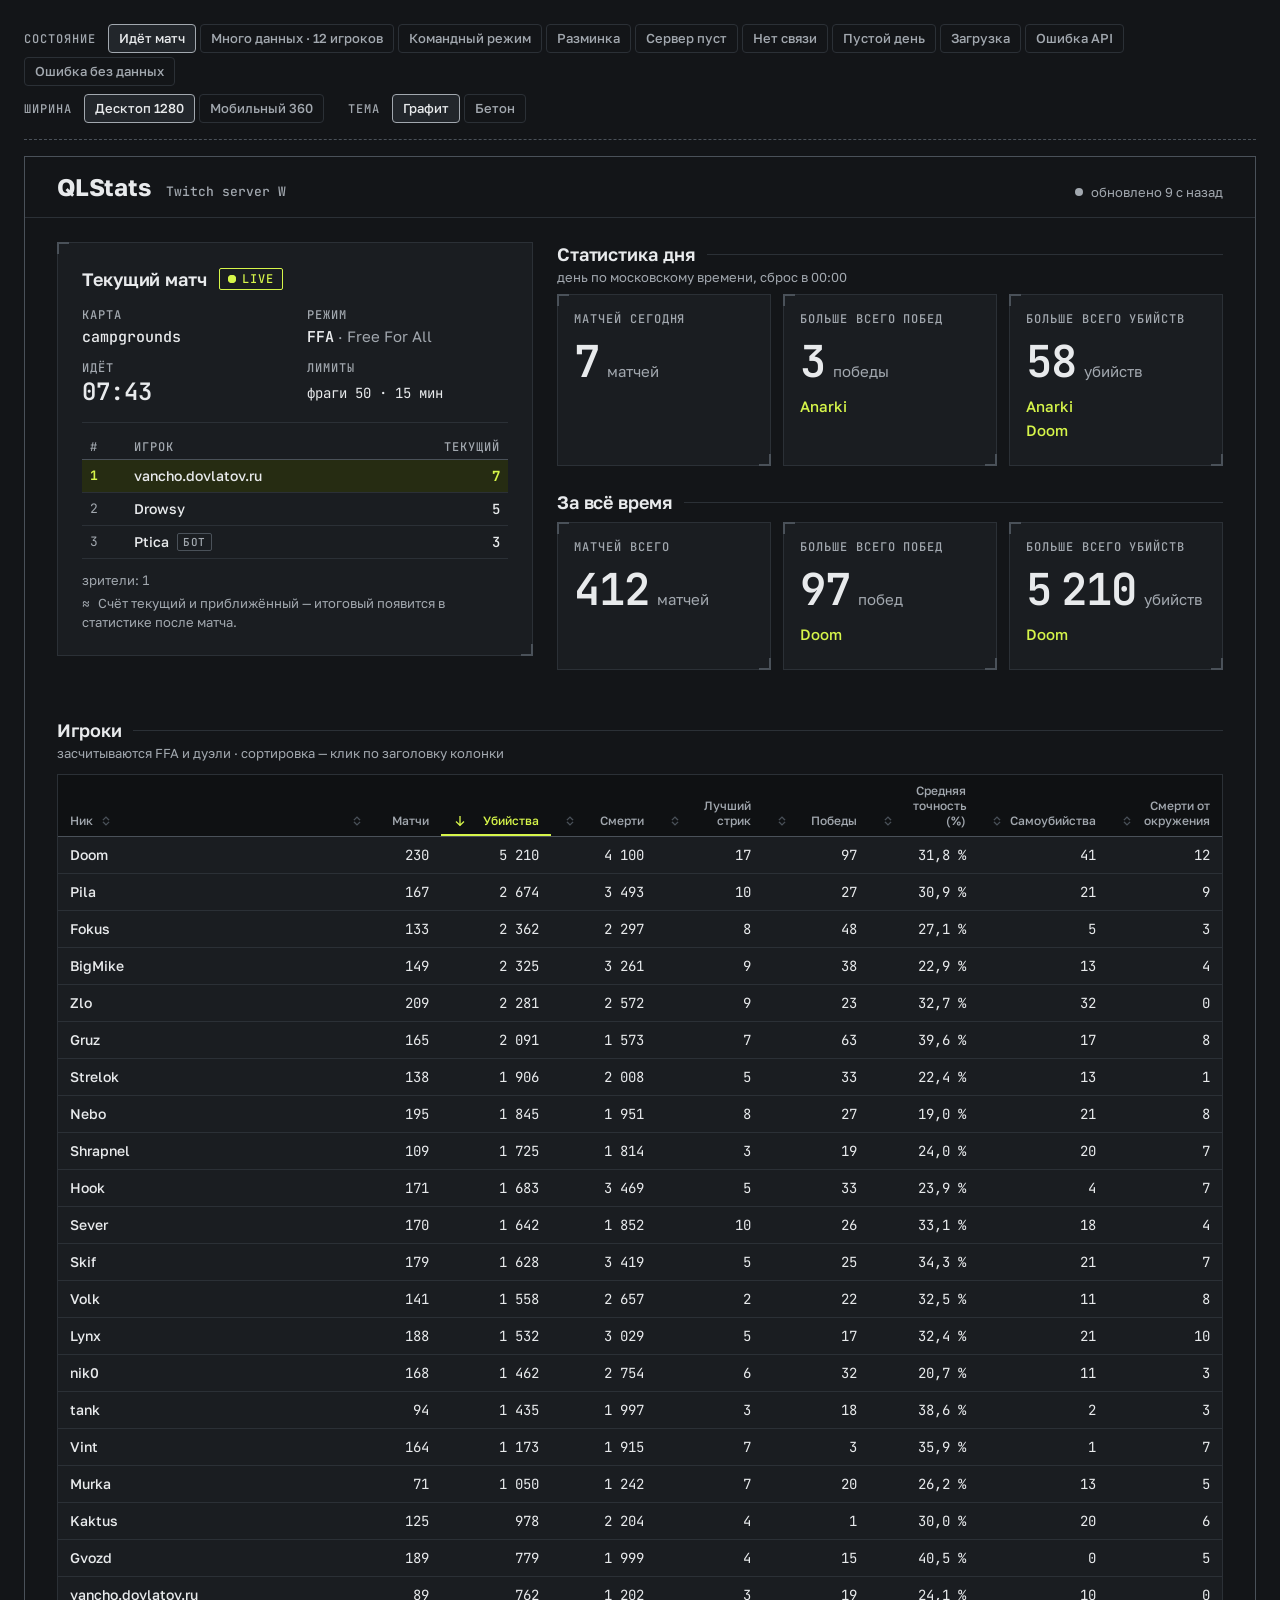
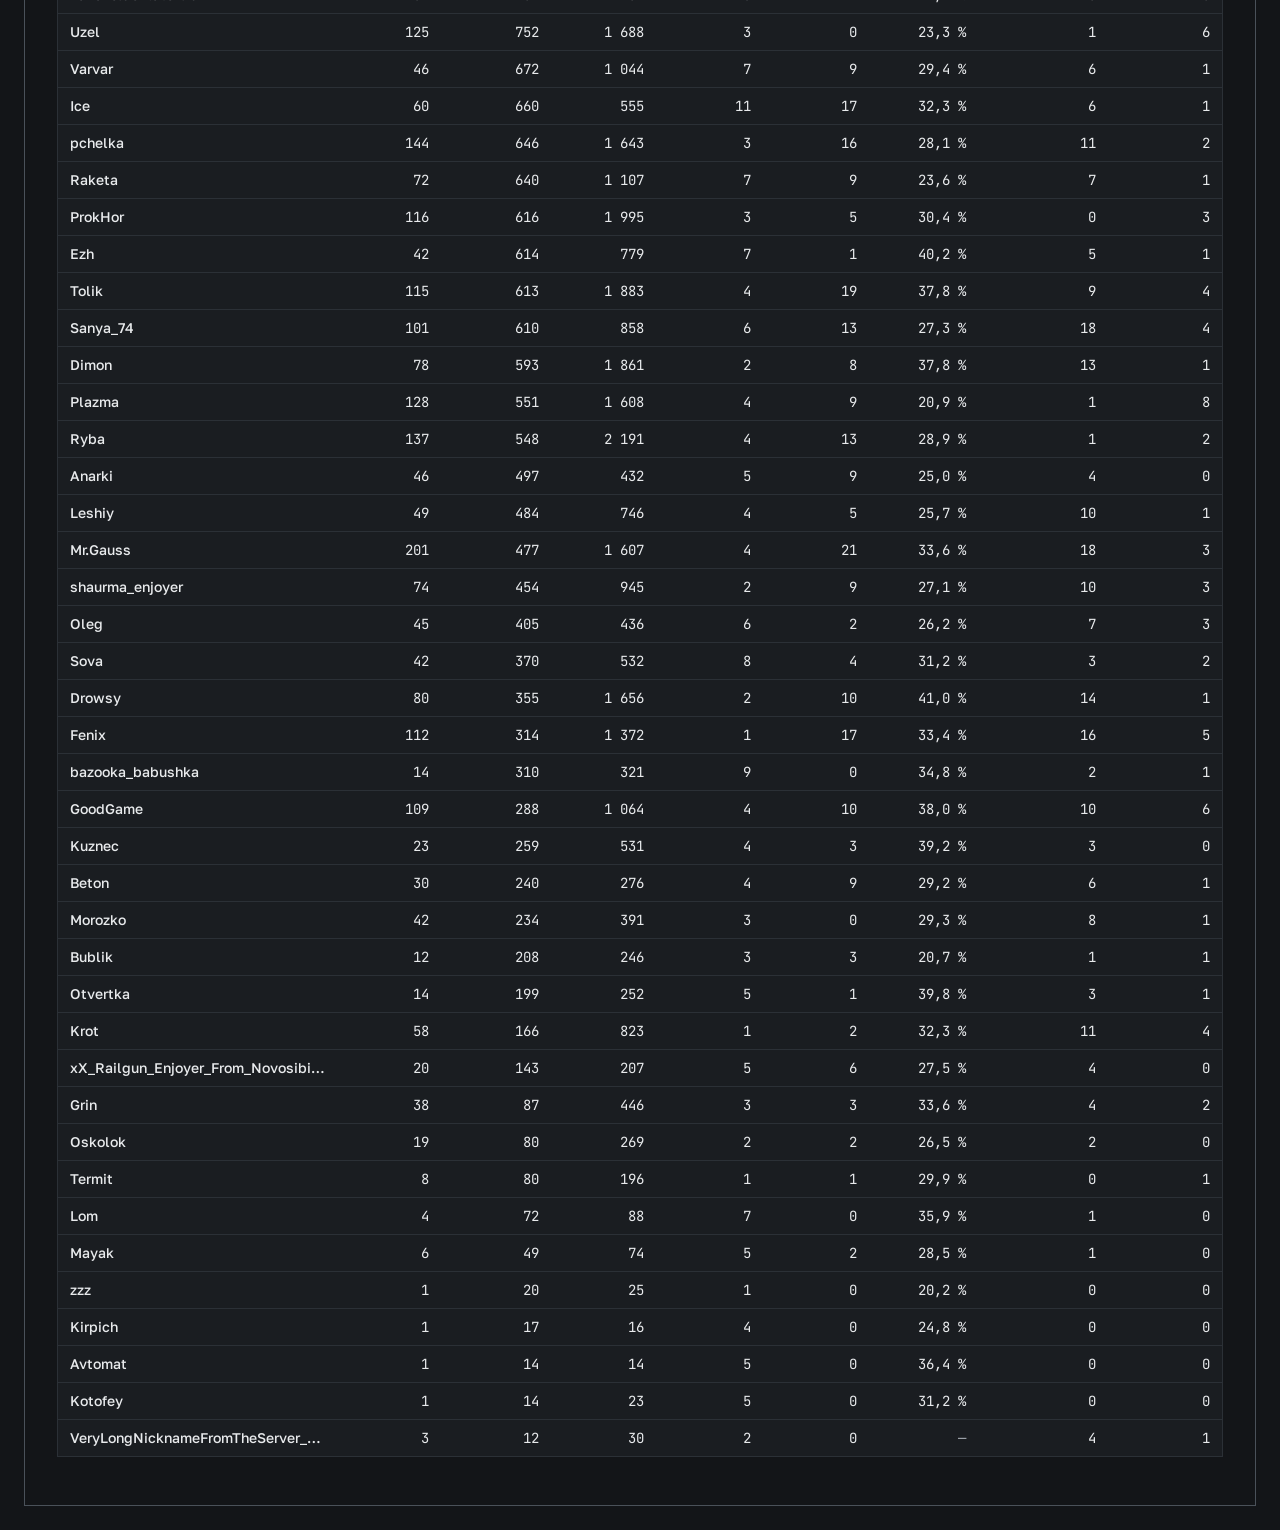
<file: docs/design/prototype.html>
<!doctype html>
<html lang="ru" data-theme="graphite">
<head>
<meta charset="utf-8">
<meta name="viewport" content="width=device-width, initial-scale=1">
<title>QLStats — прототип (вариант B «Пульт»)</title>
<!-- Прототип открывается локально: tokens.css → bundle.css → bundle.js, данные — QLStats.sample. -->
<link rel="stylesheet" href="tokens.css">
<link rel="stylesheet" href="components/bundle.css">
<script src="components/bundle.js"></script>
<style>
  body { padding: var(--space-5); }
  .pv-bar { display: flex; flex-wrap: wrap; align-items: center; gap: var(--space-2) var(--space-5); margin-bottom: var(--space-4); padding-bottom: var(--space-4); border-bottom: 1px dashed var(--line-strong); }
  .pv-group { display: flex; flex-wrap: wrap; align-items: center; gap: var(--space-1); }
  .pv-cap { font: 500 var(--fs-xs)/16px var(--font-mono); letter-spacing: .08em; text-transform: uppercase; color: var(--ink-muted); margin-right: var(--space-2); }
  .pv-btn { font: 500 var(--fs-sm)/1 var(--font-sans); color: var(--ink-muted); background: transparent; border: 1px solid var(--line); border-radius: var(--radius-sm); padding: 7px 10px; cursor: pointer; }
  .pv-btn:hover { color: var(--ink); border-color: var(--line-strong); }
  .pv-btn[aria-pressed="true"] { color: var(--ink); background: var(--surface-raised); border-color: var(--ink-muted); }
  .pv-frame { border: 1px solid var(--line-strong); margin: 0 auto; }
  .pv-frame[data-w="1280"] { width: 1280px; }
  .pv-frame[data-w="360"] { width: 360px; margin: 0; }

  @media (max-width: 1400px) { .pv-frame[data-w="1280"] { width: auto; } }
</style>
</head>
<body>
<div class="pv-bar" aria-label="Управление превью">
  <div class="pv-group" id="states" role="group" aria-label="Состояние"><span class="pv-cap">Состояние</span></div>
  <div class="pv-group" id="widths" role="group" aria-label="Ширина"><span class="pv-cap">Ширина</span></div>
  <div class="pv-group" id="themes" role="group" aria-label="Тема"><span class="pv-cap">Тема</span></div>
</div>
<div class="pv-frame" id="frame" data-w="1280"></div>
<script>
  var Q = window.QLStats, h = Q.h, S = Q.sample, now = Date.now();
  var ok = function () { return { status: 'ok', updatedAt: Date.now() - 8000 }; };
  var err = function () { return { status: 'error', updatedAt: Date.now() - 52000, retryAt: Date.now() + 30000 }; };
  var STATES = [
    ['match', 'Идёт матч', function () { return { live: S.live.ffa, summary: S.summary.normal, players: S.players, status: ok() }; }],
    ['many', 'Много данных · 12 игроков', function () { return { live: S.live.ffa12, summary: S.summary.ties, players: S.players, status: ok() }; }],
    ['team', 'Командный режим', function () { return { live: S.live.team12, summary: S.summary.normal, players: S.players, status: ok() }; }],
    ['warmup', 'Разминка', function () { return { live: S.live.warmup, summary: S.summary.normal, players: S.players, status: ok() }; }],
    ['empty', 'Сервер пуст', function () { return { live: S.live.empty, summary: S.summary.normal, players: S.players, status: ok() }; }],
    ['offline', 'Нет связи', function () { return { live: S.live.offline, summary: S.summary.normal, players: S.players, status: ok() }; }],
    ['day', 'Пустой день', function () { return { live: S.live.empty, summary: S.summary.emptyDay, players: S.players, status: ok() }; }],
    ['loading', 'Загрузка', function () { return { liveLoading: true, summary: null, players: null, status: { status: 'loading' } }; }],
    ['error', 'Ошибка API', function () { return { live: S.live.ffa, summary: S.summary.normal, players: S.players, status: err() }; }],
    ['nodata', 'Ошибка без данных', function () { return { live: S.live.ffa, summary: null, players: null, status: err() }; }]
  ];
  var frame = document.getElementById('frame'), cur = 'match', stop = null;
  function render() {
    var st = STATES.filter(function (s) { return s[0] === cur; })[0];
    if (stop) stop();
    frame.innerHTML = '';
    frame.appendChild(Q.Page(st[2]()));
    stop = Q.startTicker(frame);
  }
  function buttons(boxId, items, get, set) {
    var box = document.getElementById(boxId), btns = [];
    items.forEach(function (it) {
      var b = h('button', { type: 'button', class: 'pv-btn', 'aria-pressed': String(get() === it[0]) }, it[1]);
      b.addEventListener('click', function () { set(it[0]); btns.forEach(function (x, i) { x.setAttribute('aria-pressed', String(items[i][0] === it[0])); }); });
      btns.push(b); box.appendChild(b);
    });
  }
  buttons('states', STATES, function () { return cur; }, function (k) { cur = k; render(); });
  buttons('widths', [['1280', 'Десктоп 1280'], ['360', 'Мобильный 360']], function () { return frame.dataset.w; }, function (w) { frame.dataset.w = w; });
  render();
</script>

<script>
  buttons('themes', [['graphite', 'Графит'], ['concrete', 'Бетон']], function () { return document.documentElement.dataset.theme; }, function (t) { document.documentElement.dataset.theme = t; });
</script>
</body>
</html>
</file>
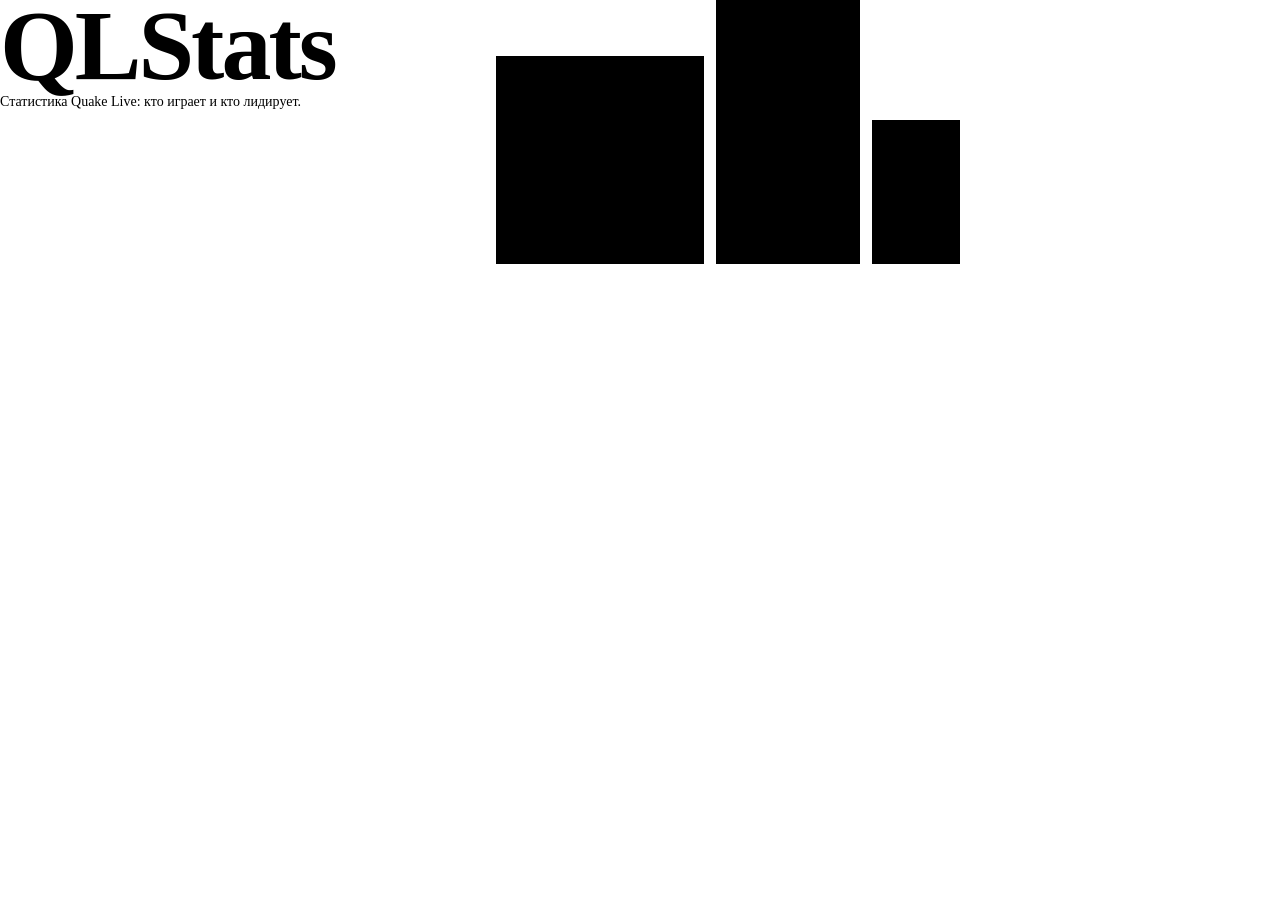
<file: docs/design/components/Cover/preview.html>
<!-- @dsCard height=288 -->
<!doctype html>
<html lang="ru">
<head>
<meta charset="utf-8">
<title>QLStats</title>
<style>
  html, body { margin: 0; height: 100%; }
  body { background: var(--bg); color: var(--ink); font-family: var(--font-sans); overflow: hidden; }
  .cover { position: relative; height: 288px; overflow: hidden; }
  .art { position: absolute; top: 0; left: 480px; width: 480px; height: 288px; overflow: hidden; }
  .art svg { display: block; width: 480px; height: 288px; }
  .concrete { fill: var(--line-strong); }
  .steel { fill: var(--ink-muted); }
  .signal { fill: var(--accent); }
  .cut { fill: var(--bg); }
  .bracket { fill: none; stroke: var(--ink-muted); stroke-width: 2; }
  .words { position: absolute; left: var(--space-6); bottom: var(--space-6); max-width: 440px; }
  .name { margin: 0; font-size: 100px; line-height: .92; font-weight: 700; letter-spacing: -0.03em; color: var(--ink); }
  .tag { margin: var(--space-3) 0 0 4px; font-size: 14px; line-height: 20px; color: var(--ink-muted); }
</style>
</head>
<body>
<div class="cover">
<div class="art" aria-hidden="true">
<svg viewBox="0 0 480 288" width="480" height="288">
<!--
  blocks      accent 144×224 bled off the top (the one signal, largest) · line-strong 208×208 concrete slab · ink-muted 112×144 steel bleeding off the right edge — ≈30% of 960×288
  arrangement one tall signal slab with a concrete slab and a steel plate, bottoms on one line space-6 above the edge, space-3 gutters
  pattern     plus grid cut into the concrete in bg, from "precise, technical, mono, tabular digits": 6×6 pluses at a space-6 (32px) pitch; plate corners marked with the card brackets (bracket = 10px)
  scales      sides in space-2 multiples; gutters space-3; pitch space-6; corners radius-0 (square, like the plates)
-->
<rect class="concrete" x="16" y="56" width="208" height="208"/>
<g class="cut">
  <path d="M43 81h10v2H43zM47 77h2v10h-2z"/><path d="M75 81h10v2H75zM79 77h2v10h-2z"/><path d="M107 81h10v2h-10zM111 77h2v10h-2z"/><path d="M139 81h10v2h-10zM143 77h2v10h-2z"/><path d="M171 81h10v2h-10zM175 77h2v10h-2z"/><path d="M203 81h10v2h-10zM207 77h2v10h-2z"/>
  <path d="M43 113h10v2H43zM47 109h2v10h-2z"/><path d="M75 113h10v2H75zM79 109h2v10h-2z"/><path d="M107 113h10v2h-10zM111 109h2v10h-2z"/><path d="M139 113h10v2h-10zM143 109h2v10h-2z"/><path d="M171 113h10v2h-10zM175 109h2v10h-2z"/><path d="M203 113h10v2h-10zM207 109h2v10h-2z"/>
  <path d="M43 145h10v2H43zM47 141h2v10h-2z"/><path d="M75 145h10v2H75zM79 141h2v10h-2z"/><path d="M107 145h10v2h-10zM111 141h2v10h-2z"/><path d="M139 145h10v2h-10zM143 141h2v10h-2z"/><path d="M171 145h10v2h-10zM175 141h2v10h-2z"/><path d="M203 145h10v2h-10zM207 141h2v10h-2z"/>
  <path d="M43 177h10v2H43zM47 173h2v10h-2z"/><path d="M75 177h10v2H75zM79 173h2v10h-2z"/><path d="M107 177h10v2h-10zM111 173h2v10h-2z"/><path d="M139 177h10v2h-10zM143 173h2v10h-2z"/><path d="M171 177h10v2h-10zM175 173h2v10h-2z"/><path d="M203 177h10v2h-10zM207 173h2v10h-2z"/>
  <path d="M43 209h10v2H43zM47 205h2v10h-2z"/><path d="M75 209h10v2H75zM79 205h2v10h-2z"/><path d="M107 209h10v2h-10zM111 205h2v10h-2z"/><path d="M139 209h10v2h-10zM143 205h2v10h-2z"/><path d="M171 209h10v2h-10zM175 205h2v10h-2z"/><path d="M203 209h10v2h-10zM207 205h2v10h-2z"/>
  <path d="M43 241h10v2H43zM47 237h2v10h-2z"/><path d="M75 241h10v2H75zM79 237h2v10h-2z"/><path d="M107 241h10v2h-10zM111 237h2v10h-2z"/><path d="M139 241h10v2h-10zM143 237h2v10h-2z"/><path d="M171 241h10v2h-10zM175 237h2v10h-2z"/><path d="M203 241h10v2h-10zM207 237h2v10h-2z"/>
</g>
<rect class="signal" x="236" y="-16" width="144" height="280"/>
<rect class="steel" x="392" y="120" width="112" height="144"/>
<path class="bracket" d="M16 66V56h10"/>
<path class="bracket" d="M392 130V120h10"/>
</svg>
</div>
<div class="words">
<h1 class="name">QLStats</h1>
<p class="tag">Статистика Quake Live: кто играет и кто лидирует.</p>
</div>
</div>
</body>
</html>
</file>
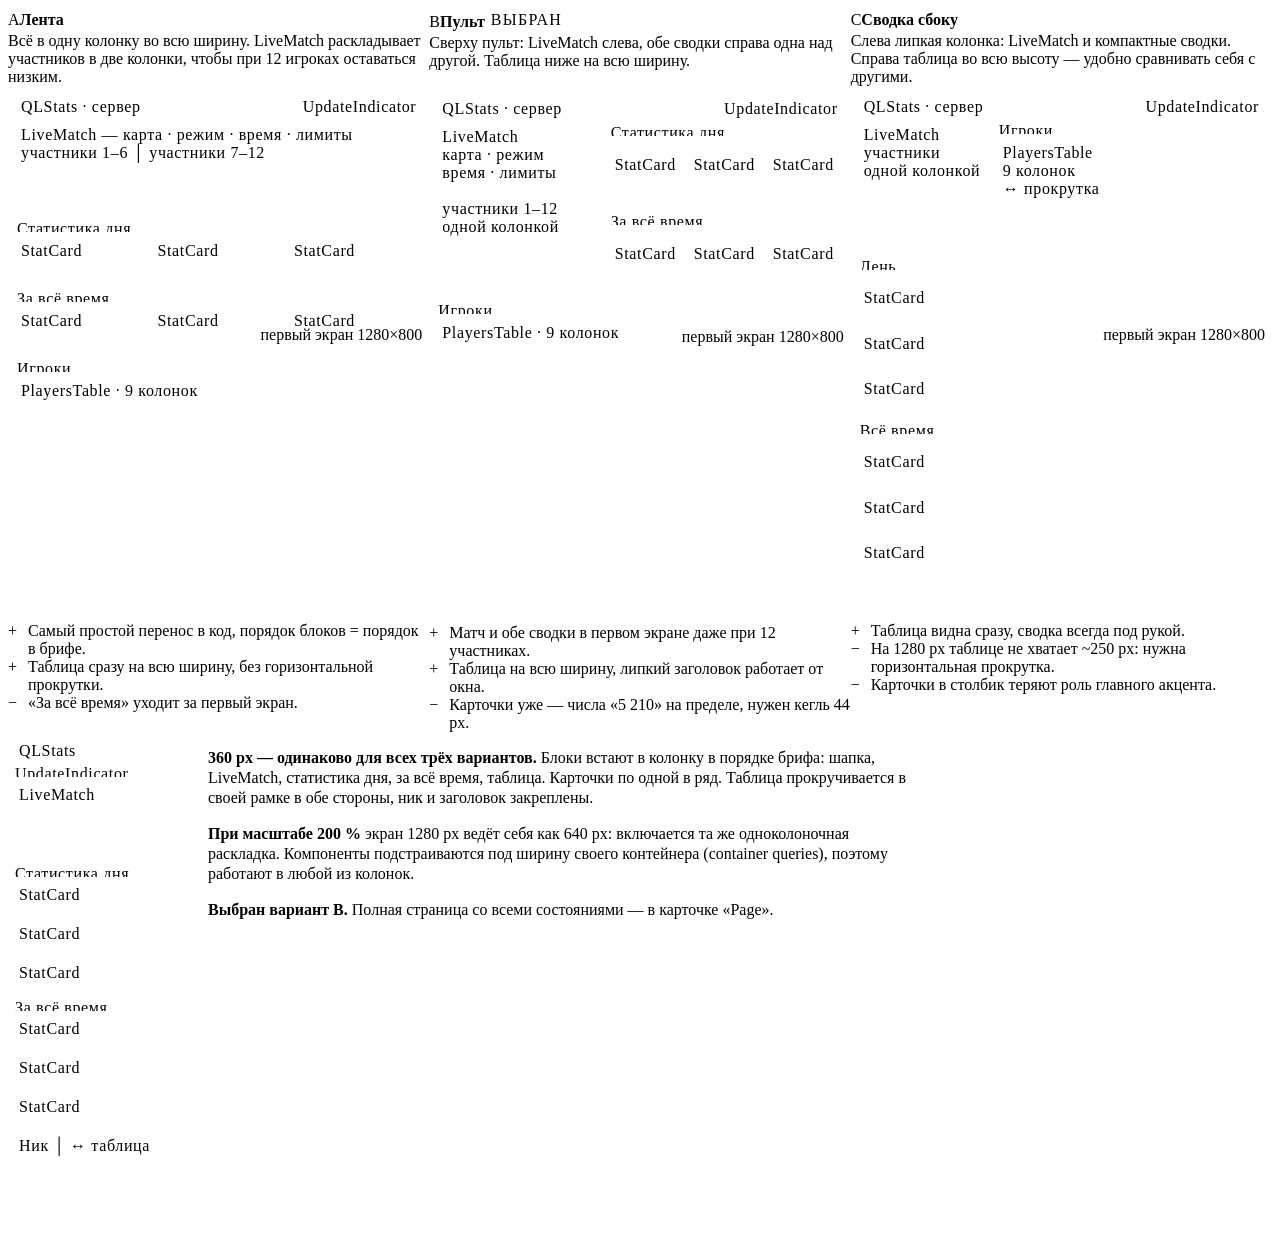
<file: docs/design/components/Layouts/preview.html>
<!-- @dsCard group="Макет страницы" height=980 width=1240 page subtitle="Три варианта компоновки (wireframe) на 1280 px и общий порядок на 360 px · выбран B «Пульт»" -->
<!doctype html>
<html lang="ru">
<head><meta charset="utf-8"><title>Варианты layout</title>
<style>
  body { padding: var(--space-6); }
  .wf-grid { display: grid; grid-template-columns: repeat(3, 1fr); gap: var(--space-6); }
  .wf-title { margin: 0; font-size: var(--fs-lg); line-height: 24px; font-weight: 600; }
  .wf-title span { font-family: var(--font-mono); color: var(--ink-muted); font-weight: 500; margin-right: var(--space-2); }
  .wf-desc { margin: var(--space-1) 0 var(--space-3); font-size: var(--fs-sm); line-height: 18px; color: var(--ink-muted); min-height: 54px; }
  /* «экран» 1280×800, уменьшенный: высота 800/1280 ширины, ниже — продолжение страницы */
  .wf-screen { position: relative; border: 1px solid var(--line-strong); background: var(--bg); padding: 8px; display: grid; gap: 6px; align-content: start; height: 520px; overflow: hidden; }
  .wf-fold { position: absolute; left: 0; right: 0; top: calc(var(--fold) * 1px); border-top: 1px dashed var(--ink-muted); }
  .wf-fold::after { content: "первый экран 1280×800"; position: absolute; right: 4px; top: 2px; font: 500 10px/12px var(--font-mono); color: var(--ink-muted); background: var(--bg); padding: 0 3px; }
  .b { border: 1px solid var(--line-strong); background: var(--surface); color: var(--ink-muted); font: 500 10px/12px var(--font-mono); letter-spacing: .04em; padding: 4px 5px; box-sizing: border-box; overflow: hidden; }
  .b-hd { height: 22px; display: flex; justify-content: space-between; }
  .b-live { border-color: var(--accent); color: var(--accent); }
  .b-lbl { height: 12px; border: 0; background: none; padding: 0 1px; }
  .row3 { display: grid; grid-template-columns: repeat(3, 1fr); gap: 4px; }
  .card { height: 46px; }
  .tbl { height: 230px; background: repeating-linear-gradient(var(--surface) 0 9px, var(--line) 9px 10px); }
  .two { display: grid; gap: 6px; }
  .wf-pros { margin: var(--space-3) 0 0; padding: 0; list-style: none; display: grid; gap: var(--space-1); font-size: var(--fs-sm); line-height: 18px; }
  .wf-pros li { display: grid; grid-template-columns: 1.25rem 1fr; }
  .wf-pros li::before { font-family: var(--font-mono); color: var(--ink-muted); }
  .wf-pros .plus::before { content: "+"; }
  .wf-pros .minus::before { content: "−"; }
  .wf-rec { display: inline-block; margin-left: var(--space-2); padding: 0 6px; font: 500 var(--fs-xs)/18px var(--font-mono); letter-spacing: .08em; text-transform: uppercase; color: var(--ink); border: 1px solid var(--line-strong); vertical-align: 2px; }
  .wf-mobile { margin-top: var(--space-7); display: grid; grid-template-columns: 200px 1fr; gap: var(--space-6); align-items: start; }
  .wf-phone { border: 1px solid var(--line-strong); background: var(--bg); padding: 6px; display: grid; gap: 5px; }
  .wf-phone .card { height: 34px; }
  .wf-note { font-size: var(--fs-sm); line-height: 20px; color: var(--ink-muted); max-width: 44rem; }
  .wf-note strong { color: var(--ink); font-weight: 600; }
</style></head>
<body>
<div class="wf-grid">

  <section>
    <h2 class="wf-title"><span>A</span>Лента</h2>
    <p class="wf-desc">Всё в одну колонку во всю ширину. LiveMatch раскладывает участников в две колонки, чтобы при 12 игроках оставаться низким.</p>
    <div class="wf-screen" style="--fold: 238">
      <div class="b b-hd">QLStats · сервер <span>UpdateIndicator</span></div>
      <div class="b b-live" style="height: 92px">LiveMatch — карта · режим · время · лимиты<br>участники 1–6 │ участники 7–12</div>
      <div class="b b-lbl">Статистика дня</div>
      <div class="row3"><div class="b card">StatCard</div><div class="b card">StatCard</div><div class="b card">StatCard</div></div>
      <div class="b b-lbl">За всё время</div>
      <div class="row3"><div class="b card">StatCard</div><div class="b card">StatCard</div><div class="b card">StatCard</div></div>
      <div class="b b-lbl">Игроки</div>
      <div class="b tbl">PlayersTable · 9 колонок</div>
      <div class="wf-fold"></div>
    </div>
    <ul class="wf-pros">
      <li class="plus">Самый простой перенос в код, порядок блоков = порядок в брифе.</li>
      <li class="plus">Таблица сразу на всю ширину, без горизонтальной прокрутки.</li>
      <li class="minus">«За всё время» уходит за первый экран.</li>
    </ul>
  </section>

  <section>
    <h2 class="wf-title"><span>B</span>Пульт<span class="wf-rec">выбран</span></h2>
    <p class="wf-desc">Сверху пульт: LiveMatch слева, обе сводки справа одна над другой. Таблица ниже на всю ширину.</p>
    <div class="wf-screen" style="--fold: 238">
      <div class="b b-hd">QLStats · сервер <span>UpdateIndicator</span></div>
      <div class="two" style="grid-template-columns: 5fr 7fr">
        <div class="b b-live" style="height: 172px">LiveMatch<br>карта · режим<br>время · лимиты<br><br>участники 1–12<br>одной колонкой</div>
        <div class="two">
          <div class="b b-lbl">Статистика дня</div>
          <div class="row3"><div class="b card">StatCard</div><div class="b card">StatCard</div><div class="b card">StatCard</div></div>
          <div class="b b-lbl">За всё время</div>
          <div class="row3"><div class="b card">StatCard</div><div class="b card">StatCard</div><div class="b card">StatCard</div></div>
        </div>
      </div>
      <div class="b b-lbl">Игроки</div>
      <div class="b tbl">PlayersTable · 9 колонок</div>
      <div class="wf-fold"></div>
    </div>
    <ul class="wf-pros">
      <li class="plus">Матч и обе сводки в первом экране даже при 12 участниках.</li>
      <li class="plus">Таблица на всю ширину, липкий заголовок работает от окна.</li>
      <li class="minus">Карточки уже — числа «5 210» на пределе, нужен кегль 44 px.</li>
    </ul>
  </section>

  <section>
    <h2 class="wf-title"><span>C</span>Сводка сбоку</h2>
    <p class="wf-desc">Слева липкая колонка: LiveMatch и компактные сводки. Справа таблица во всю высоту — удобно сравнивать себя с другими.</p>
    <div class="wf-screen" style="--fold: 238">
      <div class="b b-hd">QLStats · сервер <span>UpdateIndicator</span></div>
      <div class="two" style="grid-template-columns: 4fr 8fr">
        <div class="two">
          <div class="b b-live" style="height: 120px">LiveMatch<br>участники<br>одной колонкой</div>
          <div class="b b-lbl">День</div>
          <div class="b card" style="height: 30px">StatCard</div><div class="b card" style="height: 30px">StatCard</div><div class="b card" style="height: 30px">StatCard</div>
          <div class="b b-lbl">Всё время</div>
          <div class="b card" style="height: 30px">StatCard</div><div class="b card" style="height: 30px">StatCard</div><div class="b card" style="height: 30px">StatCard</div>
        </div>
        <div class="two">
          <div class="b b-lbl">Игроки</div>
          <div class="b tbl" style="height: 440px">PlayersTable<br>9 колонок<br>↔ прокрутка</div>
        </div>
      </div>
      <div class="wf-fold"></div>
    </div>
    <ul class="wf-pros">
      <li class="plus">Таблица видна сразу, сводка всегда под рукой.</li>
      <li class="minus">На 1280 px таблице не хватает ~250 px: нужна горизонтальная прокрутка.</li>
      <li class="minus">Карточки в столбик теряют роль главного акцента.</li>
    </ul>
  </section>

</div>

<div class="wf-mobile">
  <div class="wf-phone" aria-label="Мобильная версия, 360 px">
    <div class="b b-hd">QLStats</div>
    <div class="b b-lbl">UpdateIndicator</div>
    <div class="b b-live" style="height: 78px">LiveMatch</div>
    <div class="b b-lbl">Статистика дня</div>
    <div class="b card">StatCard</div><div class="b card">StatCard</div><div class="b card">StatCard</div>
    <div class="b b-lbl">За всё время</div>
    <div class="b card">StatCard</div><div class="b card">StatCard</div><div class="b card">StatCard</div>
    <div class="b tbl" style="height: 110px">Ник │ ↔ таблица</div>
  </div>
  <div class="wf-note">
    <p><strong>360 px — одинаково для всех трёх вариантов.</strong> Блоки встают в колонку в порядке брифа: шапка, LiveMatch, статистика дня, за всё время, таблица. Карточки по одной в ряд. Таблица прокручивается в своей рамке в обе стороны, ник и заголовок закреплены.</p>
    <p><strong>При масштабе 200 %</strong> экран 1280 px ведёт себя как 640 px: включается та же одноколоночная раскладка. Компоненты подстраиваются под ширину своего контейнера (container queries), поэтому работают в любой из колонок.</p>
    <p><strong>Выбран вариант B.</strong> Полная страница со всеми состояниями — в карточке «Page».</p>
  </div>
</div>
</body>
</html>
</file>
<file: docs/design/tokens.css>
/* QLStats — generated from tokens.json */

:root, [data-theme="graphite"] {
  --bg: #131518;
  --surface: #1a1d21;
  --surface-raised: #22262b;
  --surface-sunken: #0f1113;
  --line: #2b3036;
  --line-strong: #4a5159;
  --hatch: #23272c;
  --skeleton: #262a30;
  --skeleton-hi: #30353c;
  --ink: #e8eaec;
  --ink-muted: #a2a8af;
  --accent: #d6f54a;
  --accent-soft: #262c12;
  --on-accent: #131518;
  --team-red: #ff8080;
  --team-blue: #7fb0ff;
  --focus: var(--accent);
  --shadow-sticky: 6px 0 8px -6px rgba(0, 0, 0, 0.7);
}
[data-theme="concrete"] {
  --bg: #e9eae8;
  --surface: #f5f5f3;
  --surface-raised: #ffffff;
  --surface-sunken: #dfe0dd;
  --line: #cfd1cd;
  --line-strong: #8a9097;
  --hatch: #d3d5d1;
  --skeleton: #dcdedb;
  --skeleton-hi: #eceeea;
  --ink: #16181b;
  --ink-muted: #50565d;
  --accent: #4d5c00;
  --accent-soft: #eef7c4;
  --on-accent: #ffffff;
  --team-red: #b3261e;
  --team-blue: #1f56b8;
  --shadow-sticky: 6px 0 8px -6px rgba(0, 0, 0, 0.25);
}
:root {
  --space-1: 4px;
  --space-2: 8px;
  --space-3: 12px;
  --space-4: 16px;
  --space-5: 24px;
  --space-6: 32px;
  --space-7: 48px;
  --radius-0: 0;
  --radius-xs: 2px;
  --radius-sm: 4px;
  --fs-xs: 12px;
  --fs-sm: 13px;
  --fs-num: 14px;
  --fs-md: 15px;
  --fs-lg: 18px;
  --fs-xl: 24px;
  --fs-stat: 56px;
  --fs-stat-sm: 44px;
  --page-max: 1240px;
  --row-h: 36px;
  --row-h-live: 32px;
  --nick-max: 16rem;
  --nick-max-narrow: 9.5rem;
  --bracket: 10px;
  --dot: 8px;
  --icon: 16px;
  --dur-fast: 120ms;
  --dur-pulse: 1600ms;
  --dur-shimmer: 1400ms;
  --font-sans: "Golos Text", system-ui, -apple-system, "Segoe UI", sans-serif;
  --font-mono: "JetBrains Mono", ui-monospace, "SF Mono", Menlo, Consolas, monospace;
}
.stat-value { font-family: var(--font-mono); font-size: 56px; line-height: 56px; font-weight: 600; letter-spacing: -0.02em; }
.live-clock { font-family: var(--font-mono); font-size: 24px; line-height: 28px; font-weight: 600; }
.table-num { font-family: var(--font-mono); font-size: 14px; line-height: 20px; font-weight: 400; }
.label { font-family: var(--font-mono); font-size: 12px; line-height: 16px; font-weight: 500; letter-spacing: 0.08em; }
.wordmark { font-family: var(--font-sans); font-size: 24px; line-height: 28px; font-weight: 700; letter-spacing: -0.01em; }
.section-title { font-family: var(--font-sans); font-size: 18px; line-height: 24px; font-weight: 600; }
.body { font-family: var(--font-sans); font-size: 15px; line-height: 22px; font-weight: 400; }
.body-sm { font-family: var(--font-sans); font-size: 13px; line-height: 18px; font-weight: 400; }
.col-head { font-family: var(--font-sans); font-size: 12px; line-height: 15px; font-weight: 500; }
.nick { font-family: var(--font-sans); font-size: 14px; line-height: 20px; font-weight: 500; }
</file>
<file: docs/design/components/bundle.css>
@import url('https://fonts.googleapis.com/css2?family=Golos+Text:wght@400;500;600;700&family=JetBrains+Mono:wght@400;500;600&display=swap');

/* QLStats — стили компонентов. Все значения — переменные из tokens.css (:root). */

/* ---------- Основа ---------- */
html { -webkit-text-size-adjust: 100%; }
body {
  margin: 0;
  background: var(--bg);
  color: var(--ink);
  font-family: var(--font-sans);
  font-size: var(--fs-md);
  line-height: 1.45;
  -webkit-font-smoothing: antialiased;
}
.qs-sr {
  position: absolute !important; width: 1px; height: 1px; padding: 0; margin: -1px;
  overflow: hidden; clip: rect(0 0 0 0); clip-path: inset(50%); white-space: nowrap; border: 0;
}
.qs-num, .qs-mono { font-family: var(--font-mono); font-variant-numeric: tabular-nums; }
.qs-muted { color: var(--ink-muted); }
:where(a, button, [tabindex]):focus-visible {
  outline: 2px solid var(--focus);
  outline-offset: 2px;
  border-radius: var(--radius-xs);
}
.qs-icon { display: inline-flex; flex: none; width: var(--icon); height: var(--icon); }
.qs-icon svg { width: 100%; height: 100%; display: block; }

/* Плита: тонкая рамка + угловые скобы (металлический лист на болтах — без картинок) */
.qs-plate { position: relative; background: var(--surface); border: 1px solid var(--line); border-radius: var(--radius-0); }
.qs-plate::before, .qs-plate::after {
  content: ""; position: absolute; width: var(--bracket); height: var(--bracket); pointer-events: none;
}
.qs-plate::before { top: -1px; left: -1px; border-top: 2px solid var(--line-strong); border-left: 2px solid var(--line-strong); }
.qs-plate::after { bottom: -1px; right: -1px; border-bottom: 2px solid var(--line-strong); border-right: 2px solid var(--line-strong); }

.qs-h2 { margin: 0; font-size: var(--fs-lg); line-height: 24px; font-weight: 600; letter-spacing: -0.005em; }

/* Заголовок секции: название, волосяная линия до края, подпись под ним */
.qs-section-head { display: grid; grid-template-columns: auto 1fr; align-items: center; column-gap: var(--space-3); margin: 0 0 var(--space-3); }
.qs-section-head::after { content: ""; grid-column: 2; grid-row: 1; border-top: 1px solid var(--line); }
.qs-section-sub { grid-column: 1 / -1; margin: 2px 0 0; font-size: var(--fs-sm); line-height: 18px; color: var(--ink-muted); }

/* ---------- Скелетон ---------- */
.qs-skel {
  display: inline-block; height: 0.8em; max-width: 100%; vertical-align: middle;
  border-radius: var(--radius-xs);
  background: linear-gradient(90deg, var(--skeleton) 0 40%, var(--skeleton-hi) 50%, var(--skeleton) 60% 100%) 0 0 / 300% 100%;
  animation: qs-shimmer var(--dur-shimmer) linear infinite;
}
.qs-skel-stat { height: 44px; }
.qs-skel-lg { height: 1.1em; }
@keyframes qs-shimmer { from { background-position: 100% 0; } to { background-position: 0 0; } }

/* ---------- UpdateIndicator ---------- */
.qs-upd {
  display: inline-flex; align-items: center; gap: var(--space-2); margin: 0;
  font-size: var(--fs-sm); line-height: 18px; color: var(--ink-muted); white-space: nowrap;
}
.qs-upd-dot { width: var(--dot); height: var(--dot); border-radius: 50%; background: var(--ink-muted); flex: none; }
.qs-upd[data-state="loading"] .qs-upd-dot { background: transparent; border: 1.5px solid var(--ink-muted); box-sizing: border-box; }
.qs-upd[data-state="error"] { color: var(--ink); }
.qs-upd[data-state="error"] > span[aria-hidden] { border-bottom: 1px dashed var(--line-strong); }

/* ---------- LeaderList ---------- */
.qs-leaders { list-style: none; margin: var(--space-3) 0 0; padding: 0; display: grid; gap: 2px; min-width: 0; }
.qs-leaders-item { min-width: 0; display: flex; }
.qs-leaders-item[hidden] { display: none; }
.qs-leaders .qs-nick {
  display: block; min-width: 0; max-width: 100%; overflow: hidden; text-overflow: ellipsis; white-space: nowrap;
  font-size: var(--fs-md); line-height: 22px; font-weight: 500; color: var(--accent);
}
.qs-more {
  font: 500 var(--fs-sm)/18px var(--font-mono); color: var(--ink-muted);
  background: transparent; border: 1px solid var(--line-strong); border-radius: var(--radius-sm);
  padding: 2px var(--space-2); margin-top: var(--space-1); min-height: 28px; cursor: pointer;
}
.qs-more:hover { color: var(--ink); border-color: var(--ink-muted); }

/* ---------- StatCard ---------- */
.qs-cards { display: grid; grid-template-columns: repeat(auto-fit, minmax(min(100%, 15rem), 1fr)); gap: var(--space-3); }
.qs-card { padding: var(--space-5); min-width: 0; container-type: inline-size; }
.qs-card-label {
  margin: 0; font: 500 var(--fs-xs)/16px var(--font-mono); letter-spacing: 0.08em; text-transform: uppercase; color: var(--ink-muted);
}
.qs-card-value { margin: var(--space-3) 0 0; display: flex; align-items: baseline; flex-wrap: wrap; gap: var(--space-2); }
.qs-card-value .qs-num { font-size: var(--fs-stat); line-height: 1; font-weight: 600; letter-spacing: -0.02em; color: var(--ink); }
.qs-gap { display: inline-block; width: 0.22em; }
.qs-card-unit { font-size: var(--fs-md); color: var(--ink-muted); }
.qs-card-sub { margin: var(--space-3) 0 0; font-size: var(--fs-sm); line-height: 22px; color: var(--ink-muted); }
.qs-card.is-empty .qs-card-value .qs-num { color: var(--ink-muted); }
@container (max-width: 16rem) { .qs-card-value .qs-num { font-size: var(--fs-stat-sm); } }

/* ---------- EmptyState ---------- */
.qs-empty {
  display: flex; align-items: flex-start; gap: var(--space-3); flex-wrap: wrap;
  padding: var(--space-4) var(--space-5); border: 1px dashed var(--line-strong); background: transparent;
}
.qs-empty-icon { color: var(--ink-muted); margin-top: 3px; }
.qs-empty-text { flex: 1 1 16rem; min-width: 0; }
.qs-empty-title { margin: 0; font-weight: 600; }
.qs-empty-sub { margin: 2px 0 0; font-size: var(--fs-sm); line-height: 18px; color: var(--ink-muted); }
.qs-empty[data-kind="error"] { border-style: solid; background: var(--surface-sunken); }
.qs-empty[data-kind="error"] .qs-empty-icon { color: var(--ink); }
.qs-btn {
  display: inline-flex; align-items: center; gap: var(--space-2); min-height: 36px; padding: 0 var(--space-4);
  font: 500 var(--fs-sm)/1 var(--font-sans); color: var(--ink); background: var(--surface-raised);
  border: 1px solid var(--line-strong); border-radius: var(--radius-sm); cursor: pointer;
}
.qs-btn:hover { border-color: var(--ink-muted); }

/* ---------- LiveMatch ---------- */
.qs-live { container-type: inline-size; padding: var(--space-5); }
.qs-live-head { display: flex; align-items: center; gap: var(--space-3); margin-bottom: var(--space-4); }
.qs-badge {
  display: inline-flex; align-items: center; gap: 6px; padding: 2px var(--space-2);
  font: 500 var(--fs-xs)/16px var(--font-mono); letter-spacing: 0.08em; text-transform: uppercase;
  border: 1px solid currentColor; border-radius: var(--radius-xs);
}
.qs-badge-live { color: var(--accent); }
.qs-badge-off { color: var(--ink-muted); border-style: dashed; }
.qs-badge-off .qs-icon { width: 14px; height: 14px; }
.qs-live-dot { position: relative; width: var(--dot); height: var(--dot); border-radius: 50%; background: var(--accent); }
.qs-live-dot::after {
  content: ""; position: absolute; inset: 0; border-radius: 50%; border: 2px solid var(--accent);
  animation: qs-pulse var(--dur-pulse) ease-out infinite;
}
@keyframes qs-pulse { from { transform: scale(1); opacity: .9; } to { transform: scale(2.6); opacity: 0; } }

.qs-facts {
  display: grid; grid-template-columns: repeat(auto-fit, minmax(min(100%, 7.5rem), 1fr)); gap: var(--space-3) var(--space-5);
  margin: 0 0 var(--space-4); padding: 0 0 var(--space-4); border-bottom: 1px solid var(--line);
}
@container (min-width: 22rem) and (max-width: 34rem) { .qs-facts { grid-template-columns: 1fr 1fr; } }
.qs-fact { display: grid; gap: 2px; min-width: 0; }
.qs-fact dt { font: 500 var(--fs-xs)/16px var(--font-mono); letter-spacing: 0.08em; text-transform: uppercase; color: var(--ink-muted); }
.qs-fact dd { margin: 0; font-size: var(--fs-md); line-height: 22px; min-width: 0; overflow-wrap: anywhere; }
.qs-fact-wide { grid-column: span 2; }
.qs-map { font-family: var(--font-mono); font-weight: 500; }
.qs-mode { font-family: var(--font-mono); font-weight: 600; }
.qs-clock { font-size: var(--fs-xl); line-height: 28px; font-weight: 600; }
.qs-limits { font-family: var(--font-mono); font-size: var(--fs-num); }
.qs-live-msg-inline { display: inline-flex; align-items: center; gap: var(--space-2); font-weight: 600; }

.qs-roster { display: grid; gap: var(--space-4) var(--space-6); }
@container (min-width: 26.5rem) { .qs-roster[data-cols="2"] { grid-template-columns: 1fr 1fr; } }
.qs-ros-col { min-width: 0; }
.qs-ros-team {
  display: flex; align-items: center; gap: var(--space-2); margin: 0 0 var(--space-1);
  font: 600 var(--fs-xs)/16px var(--font-mono); letter-spacing: 0.08em; text-transform: uppercase;
}
.qs-ros-team[data-team="red"] { color: var(--team-red); }
.qs-ros-team[data-team="blue"] { color: var(--team-blue); }
.qs-ros-count { margin-left: auto; color: var(--ink-muted); font-weight: 500; }
.qs-ros-head, .qs-ros-row {
  display: grid; grid-template-columns: 2.25rem minmax(0, 1fr) auto auto; align-items: center; column-gap: var(--space-2);
}
.qs-ros-head {
  font: 500 var(--fs-xs)/16px var(--font-mono); letter-spacing: 0.08em; text-transform: uppercase; color: var(--ink-muted);
  padding: 0 var(--space-2) var(--space-1); border-bottom: 1px solid var(--line-strong);
}
.qs-ros-head-rank { grid-column: 1; }
.qs-ros-head-name { grid-column: 2; }
.qs-ros-head-score { grid-column: 4; text-align: right; }
.qs-ros-list { list-style: none; margin: 0; padding: 0; }
.qs-ros-row { min-height: var(--row-h-live); padding: 0 var(--space-2); border-bottom: 1px solid var(--line); font-size: var(--fs-num); }
.qs-ros-rank { grid-column: 1; color: var(--ink-muted); font-size: var(--fs-sm); }
.qs-ros-name { grid-column: 2; display: flex; align-items: center; gap: var(--space-2); min-width: 0; }
.qs-ros-name .qs-nick { min-width: 0; overflow: hidden; text-overflow: ellipsis; white-space: nowrap; font-weight: 500; }
.qs-team { grid-column: 3; display: inline-flex; }
.qs-ros-score { grid-column: 4; text-align: right; min-width: 3ch; font-weight: 500; }
/* без рангов (разминка, командные) — колонка ранга схлопывается */
.is-unranked .qs-ros-row, .is-unranked .qs-ros-head { grid-template-columns: 0 minmax(0, 1fr) auto auto; column-gap: 0; }
.is-unranked .qs-ros-name { padding-right: var(--space-2); }
.is-unranked .qs-team { margin-right: var(--space-3); }
.qs-ros-row.is-leader { background: var(--accent-soft); }
.qs-ros-row.is-leader .qs-ros-rank, .qs-ros-row.is-leader .qs-ros-score { color: var(--accent); font-weight: 700; }

.qs-tag {
  flex: none; padding: 0 5px; font: 500 11px/16px var(--font-mono); letter-spacing: 0.06em; text-transform: uppercase;
  color: var(--ink-muted); border: 1px solid var(--line-strong); border-radius: var(--radius-xs);
}
.qs-team-chip { display: inline-block; width: 10px; height: 10px; border-radius: var(--radius-xs); flex: none; }
[data-team="red"] .qs-team-chip, .qs-team[data-team="red"] .qs-team-chip { background: var(--team-red); }
[data-team="blue"] .qs-team-chip, .qs-team[data-team="blue"] .qs-team-chip { background: var(--team-blue); }

.qs-live-foot {
  display: flex; flex-wrap: wrap; gap: var(--space-1) var(--space-5); justify-content: space-between;
  margin-top: var(--space-3); font-size: var(--fs-sm); line-height: 18px; color: var(--ink-muted);
}
.qs-live-note::before { content: "≈ "; font-family: var(--font-mono); }

.qs-live-state { display: flex; align-items: flex-start; gap: var(--space-3); padding: var(--space-2) 0; }
.qs-live-state-icon { width: 24px; height: 24px; margin-top: 1px; color: var(--ink-muted); }
.qs-live-msg { margin: 0; font-size: var(--fs-lg); line-height: 26px; font-weight: 600; }
.qs-live-sub { margin: 2px 0 0; font-size: var(--fs-sm); line-height: 18px; color: var(--ink-muted); }

/* Нет связи: приглушённая плита со штриховкой и пунктиром — не путать с пустым сервером */
.qs-live[data-state="offline"] {
  background: repeating-linear-gradient(135deg, var(--hatch) 0 1px, transparent 1px 9px), var(--surface-sunken);
  border-style: dashed; border-color: var(--line-strong);
}
.qs-live[data-state="offline"]::before, .qs-live[data-state="offline"]::after { display: none; }
.qs-live[data-state="offline"] .qs-h2, .qs-live[data-state="offline"] .qs-live-msg { color: var(--ink-muted); }

/* ---------- PlayersTable ---------- */
.qs-table-box { container-type: inline-size; position: relative; }
.qs-table-scroll { background: var(--surface); border: 1px solid var(--line); }
.qs-table-scroll:focus-visible { outline-offset: -2px; }
.qs-table { width: 100%; min-width: 64rem; border-collapse: separate; border-spacing: 0; font-size: var(--fs-num); }
.qs-col-nick { width: auto; }
.qs-col-num { width: 7.25rem; }
.qs-table thead th {
  position: sticky; top: 0; z-index: 2; background: var(--surface-sunken);
  border-bottom: 1px solid var(--line-strong); vertical-align: bottom; padding: 0; text-align: right;
  font-size: var(--fs-xs); line-height: 15px; font-weight: 500; color: var(--ink-muted);
}
.qs-table thead th.qs-th-nick { text-align: left; left: 0; z-index: 3; }
.qs-th-label { display: block; }
.qs-table thead th > .qs-th-label { padding: var(--space-3); }
.qs-sort {
  all: unset; box-sizing: border-box; width: 100%; min-height: 48px; padding: var(--space-2) var(--space-3);
  display: flex; align-items: flex-end; justify-content: space-between; gap: 6px; cursor: pointer; text-align: right;
  font: inherit; color: inherit; transition: color var(--dur-fast);
}
.qs-th-nick .qs-sort { justify-content: flex-end; flex-direction: row-reverse; text-align: left; }
.qs-sort:hover { color: var(--ink); }
.qs-sort:focus-visible { outline: 2px solid var(--focus); outline-offset: -3px; }
.qs-sort-icon { flex: none; display: inline-flex; color: var(--line-strong); padding-bottom: 0; }
.qs-sort-icon .qs-icon { width: 14px; height: 14px; }
.qs-sort:hover .qs-sort-icon { color: var(--ink-muted); }
.qs-table th.is-sorted { color: var(--accent); box-shadow: inset 0 -2px 0 var(--accent); }
.qs-table th.is-sorted .qs-sort-icon { color: var(--accent); }

.qs-table tbody th, .qs-table tbody td {
  height: var(--row-h); padding: 0 var(--space-3); border-bottom: 1px solid var(--line);
  background: var(--surface); transition: background-color var(--dur-fast);
}
.qs-td-num { text-align: right; font-family: var(--font-mono); font-variant-numeric: tabular-nums; white-space: nowrap; }
.qs-td-num.is-null { color: var(--ink-muted); }
.qs-td-nick { text-align: left; font-weight: 500; position: sticky; left: 0; z-index: 1; }
.qs-td-nick .qs-nick { display: block; max-width: var(--nick-max); overflow: hidden; text-overflow: ellipsis; white-space: nowrap; }
.qs-table tbody tr:hover > *, .qs-table tbody tr:focus-within > * { background: var(--surface-raised); }
.qs-table tbody tr:last-child > * { border-bottom: 0; }

/* Узкий контейнер: таблица прокручивается в обе стороны внутри рамки, шапка и ник закреплены */
@container (max-width: 66rem) {
  .qs-table-scroll { overflow: auto; max-height: 75vh; overscroll-behavior-x: contain; }
  .qs-table { min-width: 54rem; }
  .qs-col-num { width: 5.75rem; }
  .qs-td-nick .qs-nick { max-width: var(--nick-max-narrow); }
  .qs-td-nick, .qs-table thead th.qs-th-nick { box-shadow: var(--shadow-sticky); }
  .qs-table thead th.qs-th-nick { min-width: var(--nick-max-narrow); }
}

/* ---------- Страница: вариант B «Пульт» ----------
   .qs-app — контейнер (container queries), поэтому раскладка зависит от ширины страницы,
   а не окна: так же ведёт себя при масштабе 200 % и внутри узкой рамки превью. */
.qs-app { container: app / inline-size; min-height: 100%; background: var(--bg); }
.qs-header-in, .qs-page { max-width: var(--page-max); margin: 0 auto; padding-left: var(--space-6); padding-right: var(--space-6); box-sizing: border-box; }
.qs-header { border-bottom: 1px solid var(--line); }
.qs-header-in { display: flex; flex-wrap: wrap; align-items: baseline; gap: var(--space-1) var(--space-4); padding-top: var(--space-4); padding-bottom: var(--space-4); }
.qs-wordmark { margin: 0; font-size: var(--fs-xl); line-height: 28px; font-weight: 700; letter-spacing: -0.01em; }
.qs-server { font: 500 var(--fs-sm)/18px var(--font-mono); color: var(--ink-muted); min-width: 0; overflow: hidden; text-overflow: ellipsis; white-space: nowrap; }
.qs-header-in .qs-upd { margin-left: auto; }
.qs-page { padding-top: var(--space-5); padding-bottom: var(--space-7); }

/* Пульт: LiveMatch слева (5/12), обе сводки справа (7/12) одна над другой */
.qs-top { display: grid; grid-template-columns: minmax(0, 5fr) minmax(0, 7fr); gap: var(--space-5); align-items: start; }
.qs-summary { display: grid; gap: var(--space-5); min-width: 0; }
.qs-summary .qs-section-head { margin-bottom: var(--space-2); }
.qs-summary .qs-cards { grid-template-columns: repeat(3, minmax(0, 1fr)); }
.qs-summary .qs-card { padding: var(--space-4) var(--space-4) var(--space-5); }
.qs-summary .qs-empty { margin-top: var(--space-3); }
.qs-players { margin-top: var(--space-7); }
.qs-players .qs-section-head { margin-bottom: var(--space-3); }

/* уже 70rem — одна колонка в порядке брифа; LiveMatch раскладывает ростер в две колонки */
@container app (max-width: 70rem) {
  .qs-top { grid-template-columns: minmax(0, 1fr); }
  .qs-summary .qs-card { padding: var(--space-5); }
}
@container app (max-width: 46rem) {
  .qs-summary .qs-cards { grid-template-columns: minmax(0, 1fr); }
  .qs-players { margin-top: var(--space-6); }
}
@container app (max-width: 40rem) {
  .qs-header-in, .qs-page { padding-left: var(--space-4); padding-right: var(--space-4); }
  .qs-header-in .qs-upd { margin-left: 0; flex-basis: 100%; }
  .qs-page { padding-top: var(--space-4); }
  .qs-live, .qs-summary .qs-card { padding: var(--space-4); }
}

@media (prefers-reduced-motion: reduce) {
  .qs-skel, .qs-live-dot::after { animation: none; }
  .qs-live-dot::after { display: none; }
  * { transition: none !important; }
}
</file>
